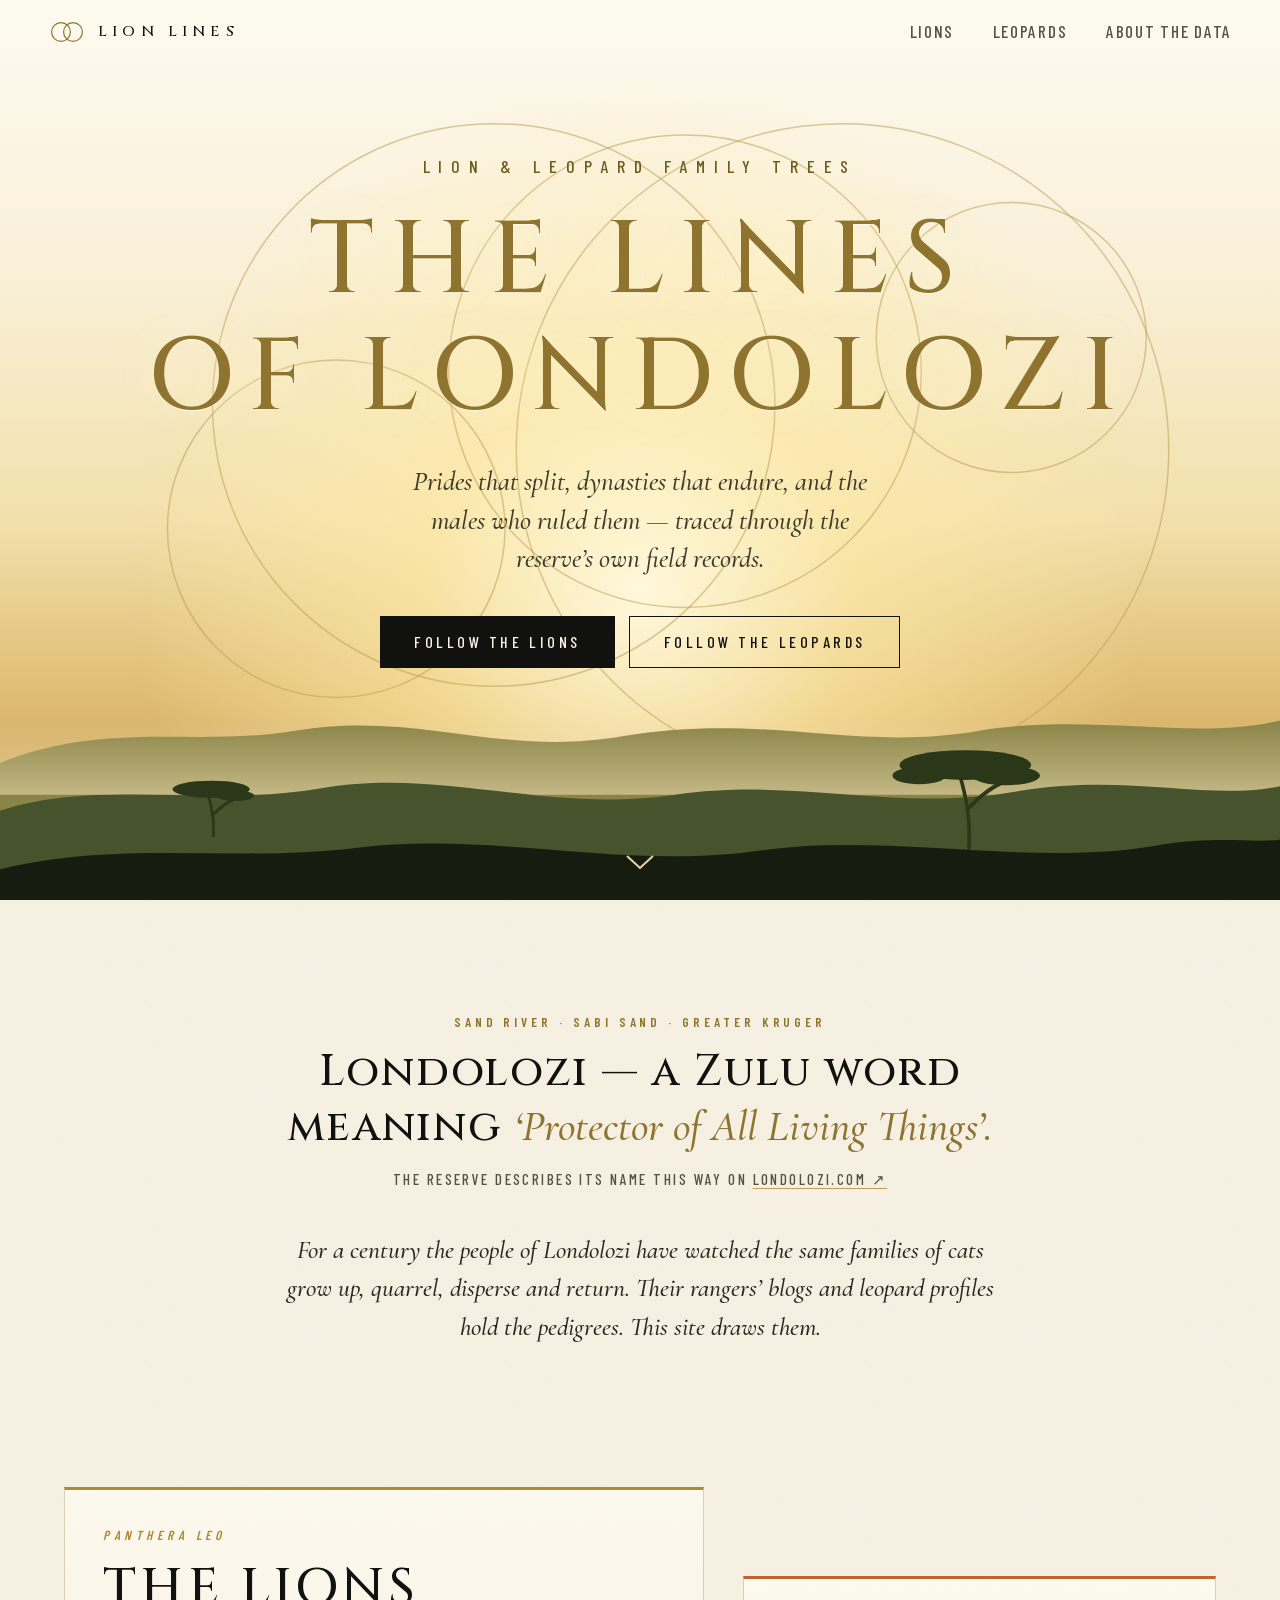
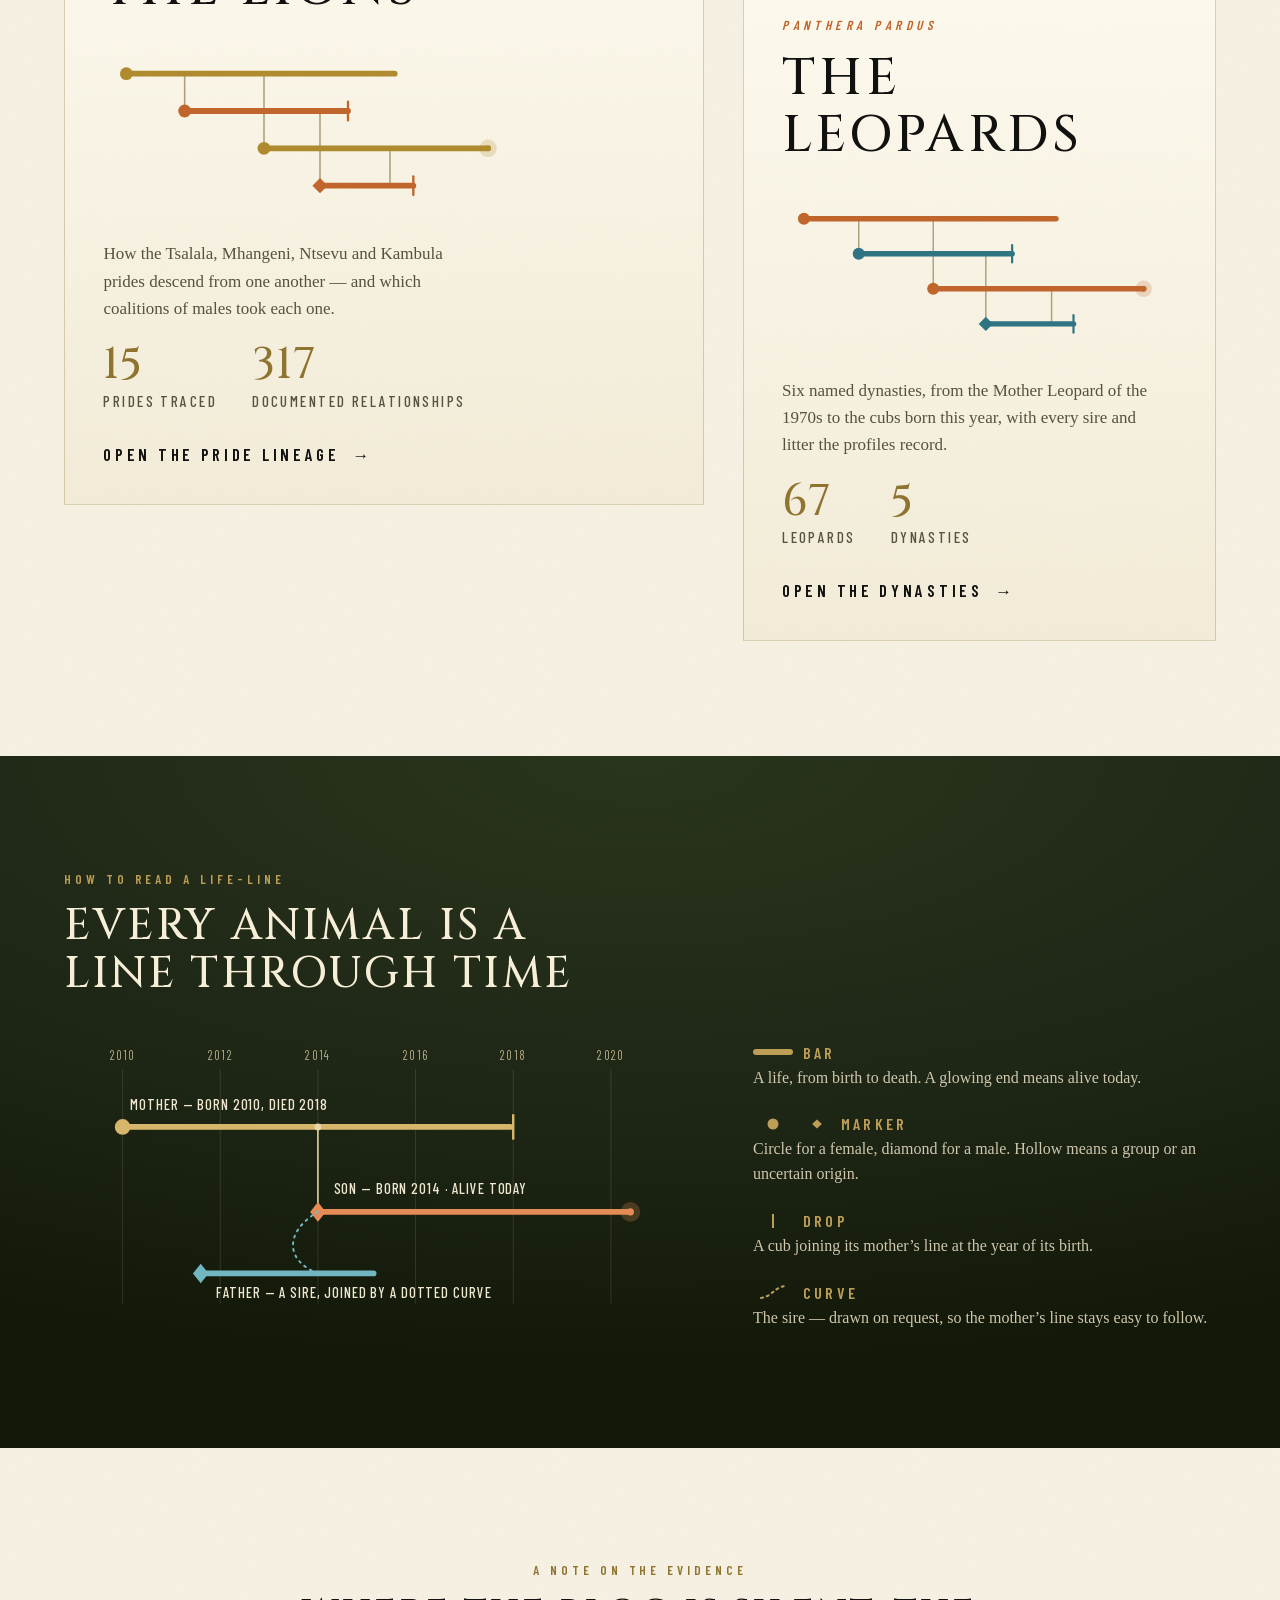
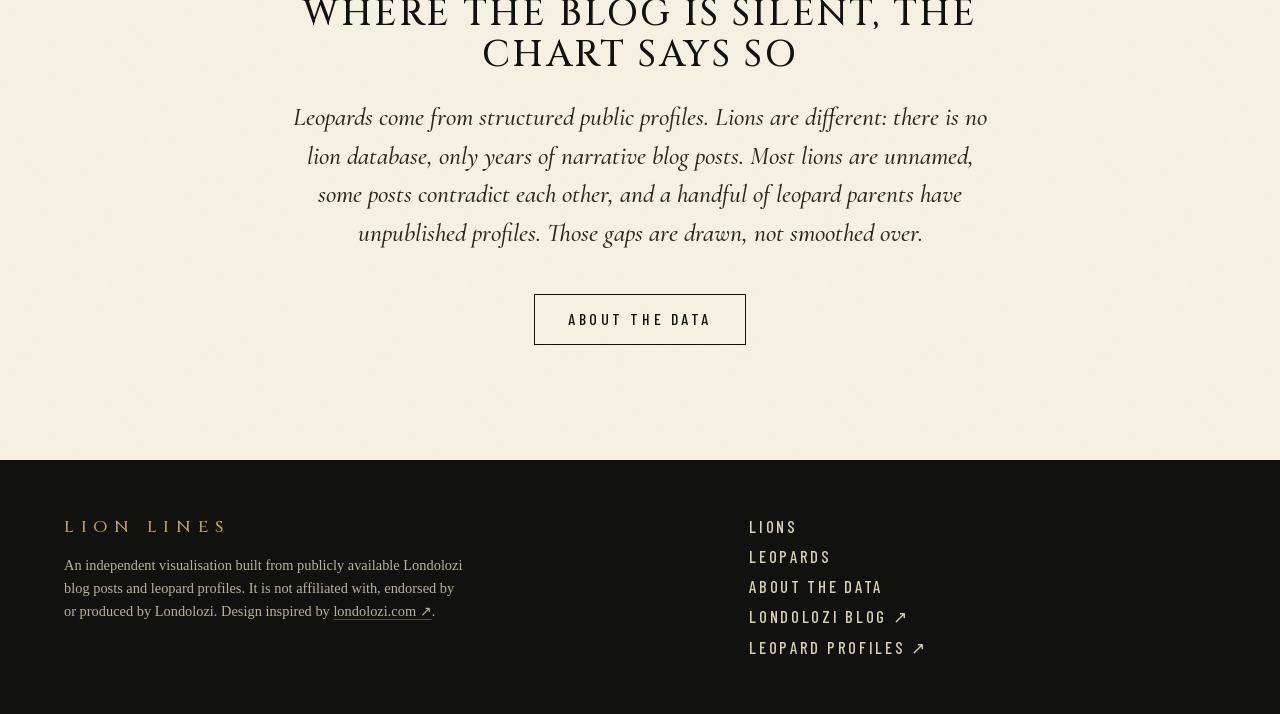
<file: site/index.html>
<!doctype html>
<html lang="en">
<head>
  <meta charset="utf-8">
  <meta name="viewport" content="width=device-width, initial-scale=1, viewport-fit=cover">
  <title>Lion Lines — the family trees of Londolozi’s lions and leopards</title>
  <meta name="description" content="Explore how Londolozi’s lion prides split and descend, and trace six leopard dynasties from mother to cub. An interactive family-tree visualisation built from the reserve’s public blog posts and leopard profiles.">
  <meta name="theme-color" content="#f8f3e6">
  <meta property="og:type" content="website">
  <meta property="og:title" content="Lion Lines — the family trees of Londolozi’s lions and leopards">
  <meta property="og:description" content="Prides that split, dynasties that endure, and the males who ruled them — traced through Londolozi’s field records.">
  <meta name="twitter:card" content="summary">
  <link rel="icon" href="favicon.svg" type="image/svg+xml">
  <link rel="preload" href="fonts/cinzel.woff2" as="font" type="font/woff2" crossorigin>
  <link rel="preload" href="fonts/barlow-condensed-500.woff2" as="font" type="font/woff2" crossorigin>
  <link rel="stylesheet" href="css/fonts.css">
  <link rel="stylesheet" href="css/style.css">
</head>
<body data-view="home">
  <a class="skip" href="#main">Skip to content</a>

  <header class="topbar">
    <a class="brand" href="#/" aria-label="Lion Lines — home">
      <svg viewBox="0 0 44 28" aria-hidden="true"><g fill="none" stroke="currentColor" stroke-width="1.4"><circle cx="15" cy="14" r="11"/><circle cx="29" cy="14" r="11"/></g></svg>
      <span>Lion Lines</span>
    </a>
    <button class="burger" type="button" aria-label="Menu" aria-expanded="false"><i></i><i></i></button>
    <nav aria-label="Primary">
      <a href="#/lions" data-nav="lions">Lions</a>
      <a href="#/leopards" data-nav="leopards">Leopards</a>
      <a href="#/about" data-nav="about">About the data</a>
    </nav>
  </header>

  <main id="main" tabindex="-1" aria-live="polite"></main>

  <div id="scrim" aria-hidden="true"></div>
  <aside id="panel" role="dialog" aria-modal="false" aria-labelledby="panel-title" aria-hidden="true">
    <button class="panel-close" type="button" aria-label="Close details"><svg viewBox="0 0 20 20" aria-hidden="true"><path d="M3 3l14 14M17 3L3 17"/></svg></button>
    <div class="panel-scroll">
      <div class="panel-head"></div>
      <div class="panel-body"></div>
    </div>
  </aside>
  <div id="tip" role="tooltip"></div>

  <noscript><p style="padding:6rem 2rem;font:18px Georgia,serif">Lion Lines draws interactive family trees and needs JavaScript. The underlying data is in the repository’s <code>data/</code> folder.</p></noscript>

  <script src="js/vendor/d3.min.js"></script>
  <script type="module" src="js/app.js"></script>
</body>
</html>
</file>
<file: site/css/fonts.css>
@font-face{font-family:'Barlow Condensed';font-style:normal;font-weight:400;font-display:swap;src:url(../fonts/barlow-condensed-400.woff2) format('woff2');}
@font-face{font-family:'Barlow Condensed';font-style:normal;font-weight:500;font-display:swap;src:url(../fonts/barlow-condensed-500.woff2) format('woff2');}
@font-face{font-family:'Barlow Condensed';font-style:normal;font-weight:600;font-display:swap;src:url(../fonts/barlow-condensed-600.woff2) format('woff2');}
@font-face{font-family:'Cinzel';font-style:normal;font-weight:400 600;font-display:swap;src:url(../fonts/cinzel.woff2) format('woff2');}
@font-face{font-family:'Cormorant Garamond';font-style:italic;font-weight:400 500;font-display:swap;src:url(../fonts/cormorant-garamond-italic.woff2) format('woff2');}
@font-face{font-family:'Cormorant Garamond';font-style:normal;font-weight:500;font-display:swap;src:url(../fonts/cormorant-garamond-500.woff2) format('woff2');}
</file>
<file: site/css/style.css>
/* Lion Lines — design system
   Reference: londolozi.com — warm cream and gold haze, Trajan-style spaced capitals (Cinzel),
   DIN-condensed uppercase labels (Barlow Condensed), Georgia body, near-black #111.
   Deviation: Londolozi's grey/gold nav text is too faint on cream, so active/accent text uses
   the deeper gold #8f7430 (4.5:1+) and keeps #bd9e57 for lines, borders and fills. */

:root {
  --ink: #111210;
  --ink-2: #1c1e18;
  --bush: #1d2515;
  --bush-2: #2a351d;
  --paper: #f8f3e6;
  --paper-2: #f0e8d3;
  --paper-3: #e5dabb;
  --gold: #bd9e57;
  --gold-deep: #8f7430;
  --gold-ink: #6f5a22;
  --gold-soft: #e7d7a8;
  --grey: #808285;
  --text: #2a281f;
  --text-2: #55523f;
  --rule: rgba(143, 116, 48, 0.3);

  --f-display: 'Cinzel', 'Trajan Pro', 'Cormorant Garamond', Georgia, serif;
  --f-label: 'Barlow Condensed', 'DIN Condensed', 'Arial Narrow', sans-serif;
  --f-body: Georgia, 'Iowan Old Style', ui-serif, 'Times New Roman', serif;
  --f-accent: 'Cormorant Garamond', Georgia, serif;

  --top: 64px;
  --panel-w: min(470px, 100vw);
  --ease: cubic-bezier(0.2, 0.7, 0.2, 1);
}

*, *::before, *::after { box-sizing: border-box; }
html { -webkit-text-size-adjust: 100%; scrollbar-color: var(--gold) transparent; scrollbar-width: thin; }
@media (prefers-reduced-motion: no-preference) { html { scroll-behavior: smooth; } }

body {
  margin: 0;
  background-color: var(--paper);
  background-image: url("data:image/svg+xml,%3Csvg xmlns='http://www.w3.org/2000/svg' width='180' height='180'%3E%3Cfilter id='n'%3E%3CfeTurbulence type='fractalNoise' baseFrequency='.85' numOctaves='2' stitchTiles='stitch'/%3E%3CfeColorMatrix values='0 0 0 0 .45 0 0 0 0 .36 0 0 0 0 .18 0 0 0 .08 0'/%3E%3C/filter%3E%3Crect width='100%25' height='100%25' filter='url(%23n)'/%3E%3C/svg%3E");
  color: var(--text);
  font: 17px/1.6 var(--f-body);
  -webkit-font-smoothing: antialiased;
}
body[data-view='viz'] { overflow-x: hidden; }

h1, h2, h3 { font-family: var(--f-display); font-weight: 500; margin: 0; line-height: 1.12; color: var(--ink); }
p { margin: 0 0 1em; }
a { color: inherit; }
button { font: inherit; color: inherit; }
code { font-family: ui-monospace, Menlo, monospace; font-size: 0.88em; background: var(--paper-2); padding: 0.1em 0.4em; }
.sr { position: absolute; width: 1px; height: 1px; overflow: hidden; clip: rect(0 0 0 0); white-space: nowrap; }
.muted { color: var(--grey); }
:focus-visible { outline: 2px solid var(--gold-deep); outline-offset: 3px; }

.skip { position: fixed; left: 12px; top: -60px; z-index: 200; background: var(--ink); color: var(--paper); padding: 10px 16px; font-family: var(--f-label); letter-spacing: 0.14em; text-transform: uppercase; transition: top 0.2s; }
.skip:focus { top: 12px; }

.eyebrow { font: 600 0.82rem/1.2 var(--f-label); letter-spacing: 0.3em; text-transform: uppercase; color: var(--gold-deep); margin: 0 0 0.9rem; }
.lede { font: italic 400 clamp(1.05rem, 1.5vw, 1.25rem)/1.45 var(--f-accent); color: var(--text-2); margin: 0.5rem 0 0; max-width: 64ch; }
.prose-lg { font: italic 500 clamp(1.25rem, 2vw, 1.6rem)/1.5 var(--f-accent); color: var(--text); }
.ext { text-decoration: underline; text-decoration-color: var(--gold); text-underline-offset: 3px; }
.ext:hover { color: var(--gold-deep); }

/* ------------------------------------------------------------------ top bar */
.topbar {
  position: fixed; inset: 0 0 auto 0; z-index: 70; height: var(--top);
  display: flex; align-items: center; justify-content: space-between; gap: 24px;
  padding: 0 clamp(16px, 4vw, 48px);
  color: var(--ink);
  transition: background-color 0.35s, box-shadow 0.35s;
}
.topbar.solid { background: rgba(248, 243, 230, 0.92); backdrop-filter: blur(10px); -webkit-backdrop-filter: blur(10px); box-shadow: 0 1px 0 var(--rule); }
.brand { display: flex; align-items: center; gap: 12px; text-decoration: none; color: var(--gold-deep); }
.brand svg { width: 38px; height: 24px; }
.brand span { font: 500 0.95rem/1 var(--f-display); letter-spacing: 0.34em; text-transform: uppercase; color: var(--ink); }
.topbar nav { display: flex; gap: clamp(18px, 3vw, 40px); }
.topbar nav a { font: 500 1.08rem/1 var(--f-label); letter-spacing: 0.1em; text-transform: uppercase; text-decoration: none; color: var(--text-2); padding: 8px 0; position: relative; }
.topbar nav a::after { content: ''; position: absolute; left: 0; right: 0; bottom: 0; height: 2px; background: var(--gold); transform: scaleX(0); transform-origin: left; transition: transform 0.35s var(--ease); }
.topbar nav a:hover, .topbar nav a.active { color: var(--gold-deep); }
.topbar nav a:hover::after, .topbar nav a.active::after { transform: scaleX(1); }
.burger { display: none; width: 44px; height: 44px; background: none; border: 0; padding: 0; position: relative; cursor: pointer; }
.burger i { position: absolute; left: 11px; right: 11px; height: 2px; background: var(--ink); transition: transform 0.3s, top 0.3s; }
.burger i:first-child { top: 17px; }
.burger i:last-child { top: 25px; }
.menu-open .burger i:first-child { top: 21px; transform: rotate(45deg); }
.menu-open .burger i:last-child { top: 21px; transform: rotate(-45deg); }

@media (max-width: 720px) {
  .burger { display: block; }
  .topbar nav { position: absolute; top: var(--top); left: 0; right: 0; flex-direction: column; gap: 0; background: var(--paper); border-bottom: 1px solid var(--rule); padding: 8px 24px 18px; transform: translateY(-8px); opacity: 0; pointer-events: none; transition: 0.25s; }
  .menu-open nav { transform: none; opacity: 1; pointer-events: auto; }
  .menu-open.topbar, .topbar.menu-open { background: var(--paper); }
  .topbar nav a { padding: 14px 0; font-size: 1.25rem; }
  .brand span { letter-spacing: 0.24em; font-size: 0.85rem; }
}

main { display: block; outline: none; min-height: 100vh; }
main:not(.loading) { animation: fade 0.6s var(--ease); }
main.loading { opacity: 0; }
@keyframes fade { from { opacity: 0; transform: translateY(6px); } to { opacity: 1; transform: none; } }

/* -------------------------------------------------------------- buttons/pages */
.btn {
  display: inline-block; font: 500 1rem/1 var(--f-label); letter-spacing: 0.22em; text-transform: uppercase; text-decoration: none;
  padding: 1.05em 2.1em; background: var(--ink); color: var(--paper); border: 1px solid var(--ink);
  transition: background-color 0.3s, color 0.3s, border-color 0.3s, transform 0.3s var(--ease);
}
.btn:hover { background: var(--gold-deep); border-color: var(--gold-deep); color: #fff; transform: translateY(-2px); }
.btn.ghost { background: transparent; color: var(--ink); border-color: var(--ink); }
.btn.ghost:hover { background: var(--ink); color: var(--paper); border-color: var(--ink); }

.page { max-width: 760px; margin: 0 auto; padding: clamp(56px, 9vw, 120px) 24px; }
.page.wide { max-width: 1200px; }
.page.narrow { max-width: 740px; }

/* --------------------------------------------------------------------- hero */
.hero {
  position: relative; min-height: max(100dvh, 680px); display: grid; place-items: center; overflow: hidden; isolation: isolate; text-align: center;
  background: linear-gradient(180deg, #fdfaf0 0%, #f9f0d8 30%, #f2e0ab 58%, #dfbb72 78%, #b28e48 100%);
}
.sky { position: absolute; inset: 0; z-index: -2; }
.sun {
  position: absolute; left: 50%; top: 66%; width: 130vmin; height: 130vmin; translate: -50% -50%; border-radius: 50%;
  background: radial-gradient(circle, rgba(255, 249, 222, 0.95) 0%, rgba(255, 236, 170, 0.6) 26%, rgba(255, 228, 150, 0) 62%);
  animation: sunrise 3.2s var(--ease) both;
}
@keyframes sunrise { from { translate: -50% -34%; opacity: 0; } to { translate: -50% -50%; opacity: 1; } }

.rings { position: absolute; inset: 0; width: 100%; height: 100%; z-index: -1; }
.rings circle { stroke: var(--gold); stroke-width: 1.3; stroke-opacity: 0.55; stroke-dasharray: 1; stroke-dashoffset: 1; animation: draw 3.4s var(--ease) forwards; }
.rings circle:nth-child(2) { animation-delay: 0.25s; }
.rings circle:nth-child(3) { animation-delay: 0.5s; }
.rings circle:nth-child(4) { animation-delay: 0.75s; }
.rings circle:nth-child(5) { animation-delay: 1s; }
@keyframes draw { to { stroke-dashoffset: 0; } }

.hero-inner { padding: calc(var(--top) + 24px) 24px 18vh; max-width: 1100px; }
.kicker { font: 500 clamp(0.95rem, 1.4vw, 1.15rem)/1 var(--f-label); letter-spacing: 0.5em; text-transform: uppercase; color: var(--gold-ink); margin: 0 0 2rem; animation: up 1.1s 0.5s var(--ease) both; }
.hero h1 { display: grid; gap: 0.1em; font-size: clamp(2.5rem, 8vw, 6.6rem); line-height: 1.04; color: var(--gold-deep); text-transform: uppercase; font-weight: 500; text-shadow: 0 1px 0 rgba(255, 255, 255, 0.6), 0 0 38px rgba(255, 244, 205, 0.9); }
.hero h1 span { animation: track 2.2s 0.2s var(--ease) both; }
.hero h1 span:nth-child(2) { animation-delay: 0.45s; }
@keyframes track { from { letter-spacing: 0.55em; opacity: 0; } 55% { opacity: 1; } to { letter-spacing: 0.14em; opacity: 1; } }
.hero h1 { letter-spacing: 0.14em; }
.hero .sub { font: italic 500 clamp(1.2rem, 2.3vw, 1.7rem)/1.4 var(--f-accent); color: #3f3a2a; max-width: 38ch; margin: 2rem auto 2.4rem; animation: up 1.2s 1s var(--ease) both; }
.cta { display: flex; flex-wrap: wrap; gap: 14px; justify-content: center; animation: up 1.2s 1.25s var(--ease) both; }
@keyframes up { from { opacity: 0; transform: translateY(18px); } to { opacity: 1; transform: none; } }

.bush { position: absolute; left: 0; bottom: -1px; width: 100%; height: clamp(170px, 27vw, 340px); z-index: 1; pointer-events: none; }
.bush .far { fill: #8a8447; }
.bush .mid { fill: #46532c; }
.bush .near { fill: #161d10; }
.bush .acacia path { fill: none; stroke: #2a3719; stroke-width: 4; stroke-linecap: round; }
.bush .acacia ellipse { fill: #2a3719; }
.bush .acacia.small path { stroke-width: 5; }
.scroll-cue { position: absolute; left: 50%; bottom: 20px; translate: -50% 0; z-index: 3; width: 52px; height: 36px; display: grid; place-items: center; animation: bob 2.6s ease-in-out infinite; }
.scroll-cue svg { width: 30px; fill: none; stroke: var(--gold-soft); stroke-width: 2; }
@keyframes bob { 50% { transform: translateY(7px); } }

/* ------------------------------------------------------------------- intro */
.intro { text-align: center; }
.bigquote { margin: 0 0 2.6rem; }
.bigquote p { font: 500 clamp(1.7rem, 4vw, 2.7rem)/1.25 var(--f-display); letter-spacing: 0.04em; color: var(--ink); margin: 0 0 1rem; }
.bigquote em { font-family: var(--f-accent); font-style: italic; font-weight: 500; letter-spacing: 0; color: var(--gold-deep); }
.bigquote footer { font: 500 0.95rem var(--f-label); letter-spacing: 0.16em; text-transform: uppercase; color: var(--text-2); }

/* ------------------------------------------------------------------- doors */
.doors { display: grid; grid-template-columns: 1.15fr 0.85fr; gap: clamp(20px, 3vw, 44px); padding-top: 0; align-items: start; }
.door {
  --c1: #b08a2e; display: flex; flex-direction: column; gap: 1rem; text-decoration: none; padding: clamp(24px, 3vw, 44px);
  background: linear-gradient(180deg, rgba(255, 252, 242, 0.7), rgba(240, 232, 211, 0.7)); border: 1px solid var(--rule); border-top: 3px solid var(--c1);
  transition: transform 0.5s var(--ease), box-shadow 0.5s var(--ease), border-color 0.5s;
}
.door.leopards { --c1: #c0662d; margin-top: clamp(0px, 7vw, 96px); }
.door:hover, .door:focus-visible { transform: translateY(-6px); box-shadow: 0 28px 50px -26px rgba(70, 50, 10, 0.45); border-color: var(--gold); }
.door .eyebrow { font-style: italic; letter-spacing: 0.34em; margin: 0; color: var(--c1); }
.door h2 { font-size: clamp(2rem, 4vw, 3.2rem); letter-spacing: 0.08em; text-transform: uppercase; }
.door p { color: var(--text-2); max-width: 44ch; margin: 0; }
.sample { width: 100%; max-width: 420px; height: auto; margin: 0.5rem 0; }
.sample g { --c: var(--c1); }
.sample .b { stroke: var(--c); stroke-width: 5; fill: none; stroke-dasharray: 400; stroke-dashoffset: 0; }
.sample circle:not(.halo) { fill: var(--c); }
.sample .diamond { fill: var(--c); }
.sample .t { stroke: var(--c); stroke-width: 2; fill: none; }
.sample .drop { stroke: var(--gold-ink); stroke-width: 1.3; fill: none; opacity: 0.55; }
.sample .halo { fill: var(--c); opacity: 0.22; }
.door:hover .sample .b { animation: sweep 1.2s var(--ease); }
@keyframes sweep { from { stroke-dashoffset: 400; } to { stroke-dashoffset: 0; } }
.stats { list-style: none; display: flex; gap: 2.2rem; padding: 0; margin: 0.4rem 0; }
.stats li { font: 500 0.95rem/1.3 var(--f-label); letter-spacing: 0.16em; text-transform: uppercase; color: var(--text-2); }
.stats b { display: block; font: 500 clamp(2rem, 3.4vw, 2.8rem)/1 var(--f-display); letter-spacing: 0.02em; color: var(--gold-deep); margin-bottom: 4px; font-variant-numeric: tabular-nums; }
.go { margin-top: auto; padding-top: 0.6rem; font: 600 1.05rem var(--f-label); letter-spacing: 0.22em; text-transform: uppercase; color: var(--ink); }
.go i { display: inline-block; font-style: normal; transition: transform 0.4s var(--ease); margin-left: 6px; }
.door:hover .go i { transform: translateX(8px); }

@media (max-width: 860px) {
  .doors { grid-template-columns: 1fr; }
  .door.leopards { margin-top: 0; }
}

/* ------------------------------------------------------------------ how-to */
.howto { background: radial-gradient(120% 90% at 50% 0%, var(--bush-2), var(--bush) 60%, #121808); color: #e8e1cc; }
.howto .page { padding-block: clamp(64px, 9vw, 130px); }
.howto h2 { color: #f6eed6; font-size: clamp(1.7rem, 3.4vw, 2.7rem); letter-spacing: 0.06em; text-transform: uppercase; margin-bottom: 2.6rem; max-width: 22ch; }
.howto .eyebrow { color: var(--gold); }
.howto-grid { display: grid; grid-template-columns: 1.35fr 1fr; gap: clamp(28px, 5vw, 72px); align-items: center; }
.diagram { width: 100%; height: auto; overflow: visible; }
.diagram .grid line { stroke: rgba(231, 215, 168, 0.14); }
.diagram .grid text { fill: #b3a982; font: 13px var(--f-label); letter-spacing: 0.1em; text-anchor: middle; }
.diagram .note { fill: #efe7cf; font: 500 15px var(--f-label); letter-spacing: 0.06em; text-transform: uppercase; }
.diagram .mom rect { fill: #d6b66a; } .diagram .mom circle { fill: #d6b66a; } .diagram .tick { stroke: #d6b66a; stroke-width: 2.5; }
.diagram .cub rect, .diagram .cub path { fill: #e58b55; } .diagram .cub .live { fill: #e58b55; opacity: 0.25; }
.diagram .cub circle:not(.live) { fill: #e58b55; }
.diagram .sire rect, .diagram .sire path:not(.curve) { fill: #72b6c2; }
.diagram .drop { stroke: var(--gold-soft); stroke-width: 1.6; fill: none; }
.diagram .junction { fill: var(--gold-soft); }
.diagram .curve { stroke: #72b6c2; stroke-width: 2; fill: none; stroke-dasharray: 2 5; stroke-linecap: round; }
.legend-list { margin: 0; display: grid; gap: 1.5rem; }
.legend-list div { display: grid; gap: 4px; }
.legend-list dt { display: flex; align-items: center; gap: 10px; font: 600 1rem var(--f-label); letter-spacing: 0.2em; text-transform: uppercase; color: var(--gold); }
.legend-list dt svg { height: 14px; width: 40px; fill: var(--gold); flex: none; }
.legend-list dt svg + svg { width: 28px; }
.legend-list dt svg .s { stroke: var(--gold); stroke-width: 2; fill: none; }
.legend-list dt svg .dashed { stroke-dasharray: 2 4; stroke-linecap: round; }
.legend-list dd { margin: 0; color: #cfc7ae; font-size: 1rem; line-height: 1.55; }
@media (max-width: 860px) { .howto-grid { grid-template-columns: 1fr; } }

.datanote { text-align: center; }
.datanote h2 { font-size: clamp(1.6rem, 3vw, 2.3rem); letter-spacing: 0.06em; text-transform: uppercase; margin-bottom: 1.4rem; }
.datanote .btn { margin-top: 1rem; }

.site-foot { background: var(--ink); color: #b9b29a; }
.foot-grid { display: grid; grid-template-columns: 1.4fr 1fr; gap: 32px; padding-block: 56px; }
.wordmark { font: 500 1.05rem var(--f-display); letter-spacing: 0.4em; text-transform: uppercase; color: var(--gold); margin-bottom: 1rem; }
.site-foot .small { font-size: 0.9rem; line-height: 1.6; max-width: 56ch; }
.site-foot nav { display: grid; gap: 10px; align-content: start; justify-items: start; }
.site-foot nav a { font: 500 1.05rem var(--f-label); letter-spacing: 0.16em; text-transform: uppercase; text-decoration: none; color: #d8d0b6; }
.site-foot nav a:hover { color: var(--gold); }
.site-foot .ext { text-decoration-color: #5d5438; }
@media (max-width: 720px) { .foot-grid { grid-template-columns: 1fr; } }

/* ====================================================================== viz */
body[data-view='viz'] main { height: 100dvh; min-height: 0; padding-top: var(--top); }
.viz-view {
  height: 100%; display: grid; grid-template-rows: auto auto auto minmax(0, 1fr); min-height: 0;
  transition: padding-right 0.45s var(--ease);
}
@media (min-width: 761px) { body.panel-open .viz-view { padding-right: var(--panel-w); } }

.viz-head { display: flex; justify-content: space-between; align-items: flex-end; gap: 24px; padding: 18px clamp(16px, 3vw, 40px) 12px; }
.viz-title .eyebrow { margin-bottom: 0.4rem; }
.viz-title h1 { font-size: clamp(1.3rem, 2.4vw, 2.1rem); letter-spacing: 0.07em; text-transform: uppercase; }
.viz-title .lede { margin-top: 0.4rem; font-size: clamp(1rem, 1.3vw, 1.15rem); }
.tabs { display: flex; gap: 6px; flex: none; }
.tab { font: 500 1.05rem/1 var(--f-label); letter-spacing: 0.16em; text-transform: uppercase; text-decoration: none; color: var(--text-2); padding: 12px 18px; border: 1px solid var(--rule); transition: 0.25s; }
.tab:hover { color: var(--gold-deep); border-color: var(--gold); }
.tab.active { background: var(--ink); color: var(--paper); border-color: var(--ink); }

.viz-tools { display: flex; flex-wrap: wrap; align-items: center; gap: 10px 16px; padding: 10px clamp(16px, 3vw, 40px); border-top: 1px solid var(--rule); }
.search { position: relative; display: flex; align-items: center; flex: 0 1 380px; min-width: 220px; }
.search svg { position: absolute; left: 12px; width: 17px; height: 17px; fill: none; stroke: var(--gold-deep); stroke-width: 1.8; pointer-events: none; }
.search input { width: 100%; height: 40px; padding: 0 78px 0 38px; background: rgba(255, 252, 242, 0.75); border: 1px solid var(--rule); border-radius: 20px; font: 15px var(--f-body); color: var(--text); }
.search input::placeholder { color: #8b8672; font-style: italic; }
.search input:focus { outline: none; border-color: var(--gold-deep); box-shadow: 0 0 0 3px rgba(189, 158, 87, 0.28); }
.search .count { position: absolute; right: 14px; font: 600 0.82rem var(--f-label); letter-spacing: 0.14em; text-transform: uppercase; color: var(--gold-deep); }
.search .count.none { color: #9a3b2c; }

.seg { display: inline-flex; border: 1px solid var(--rule); }
.seg button { font: 500 0.98rem/1 var(--f-label); letter-spacing: 0.16em; text-transform: uppercase; padding: 12px 16px; background: transparent; border: 0; cursor: pointer; color: var(--text-2); transition: 0.2s; }
.seg button + button { border-left: 1px solid var(--rule); }
.seg button[aria-pressed='true'] { background: var(--ink); color: var(--paper); }
.seg button:hover:not([aria-pressed='true']) { color: var(--gold-deep); }

.toggle { display: inline-flex; align-items: center; gap: 10px; cursor: pointer; font: 500 0.98rem/1 var(--f-label); letter-spacing: 0.16em; text-transform: uppercase; color: var(--text-2); user-select: none; }
.toggle input { position: absolute; opacity: 0; }
.toggle .track { width: 38px; height: 20px; border-radius: 10px; background: var(--paper-3); position: relative; transition: background 0.25s; flex: none; }
.toggle .track::after { content: ''; position: absolute; top: 3px; left: 3px; width: 14px; height: 14px; border-radius: 50%; background: #fff; box-shadow: 0 1px 2px rgba(0, 0, 0, 0.3); transition: transform 0.25s var(--ease); }
.toggle input:checked + .track { background: var(--gold-deep); }
.toggle input:checked + .track::after { transform: translateX(18px); }
.toggle input:focus-visible + .track { outline: 2px solid var(--gold-deep); outline-offset: 3px; }

.select select { height: 40px; padding: 0 34px 0 14px; border: 1px solid var(--rule); background: rgba(255, 252, 242, 0.75) url("data:image/svg+xml,%3Csvg xmlns='http://www.w3.org/2000/svg' width='12' height='8'%3E%3Cpath d='M1 1l5 5 5-5' fill='none' stroke='%238f7430' stroke-width='1.6'/%3E%3C/svg%3E") no-repeat right 12px center; -webkit-appearance: none; appearance: none; font: 500 1rem var(--f-label); letter-spacing: 0.1em; text-transform: uppercase; color: var(--text); max-width: 100%; }

.zoom { margin-left: auto; display: inline-flex; border: 1px solid var(--rule); }
.zoom button { min-width: 44px; height: 40px; background: transparent; border: 0; cursor: pointer; font: 500 1.05rem var(--f-label); letter-spacing: 0.1em; text-transform: uppercase; }
.zoom button + button { border-left: 1px solid var(--rule); }
.zoom button:hover { background: var(--ink); color: var(--paper); }

.viz-legend { display: flex; flex-wrap: wrap; align-items: center; gap: 8px 28px; padding: 8px clamp(16px, 3vw, 40px) 12px; }
.swatches { display: flex; flex-wrap: wrap; gap: 6px 8px; list-style: none; padding: 0; margin: 0; }
.swatch { display: inline-flex; align-items: center; gap: 8px; font: 500 0.95rem/1 var(--f-label); letter-spacing: 0.12em; text-transform: uppercase; color: var(--text-2); background: transparent; border: 1px solid transparent; padding: 8px 12px 8px 10px; }
button.swatch { cursor: pointer; border-color: var(--rule); transition: 0.2s; }
button.swatch:hover { border-color: var(--c); color: var(--ink); }
button.swatch[aria-pressed='true'] { background: var(--c); border-color: var(--c); color: #fff; }
button.swatch[aria-pressed='true'] i { background: #fff; }
.swatch i { width: 11px; height: 11px; border-radius: 50%; background: var(--c); flex: none; }
.swatches.static .swatch { padding-inline: 4px 10px; }

.key { display: flex; flex-wrap: wrap; gap: 6px 18px; list-style: none; margin: 0; padding: 0; }
.key li { display: inline-flex; align-items: center; gap: 7px; font: 500 0.9rem/1 var(--f-label); letter-spacing: 0.12em; text-transform: uppercase; color: var(--text-2); }
.key svg { width: 22px; height: 14px; fill: var(--gold-ink); stroke: none; }
.key .live { fill: var(--gold-ink); opacity: 0.25; }
.key .tick { stroke: var(--gold-ink); stroke-width: 2; fill: none; }
.key .ghost, .key .hollowk { fill: var(--paper); stroke: var(--gold-ink); stroke-width: 1.5; stroke-dasharray: 2.5 2; }
.key .ev-t { fill: var(--ink); } .key .ev-m { fill: var(--paper); stroke: var(--ink); stroke-width: 1.5; }
.key rect { fill: var(--ink); }

/* ---- the chart */
.chart { position: relative; min-height: 0; border-top: 1px solid var(--rule); background: linear-gradient(180deg, rgba(255, 252, 242, 0.45), rgba(240, 232, 211, 0.35)); overflow: hidden; }
.lin-scroll { position: absolute; inset: 0; overflow: auto; cursor: grab; overscroll-behavior: contain; scrollbar-color: var(--gold) transparent; scrollbar-width: thin; outline: none; }
.lin-scroll.dragging { cursor: grabbing; user-select: none; }
.lin-scroll::-webkit-scrollbar { width: 10px; height: 10px; }
.lin-scroll::-webkit-scrollbar-thumb { background: var(--gold); border: 2px solid var(--paper); border-radius: 6px; }
.lin-axis { position: sticky; top: 0; z-index: 4; display: block; background: #f7f1e1; }
.lin-chart { display: block; }

.lin-axis text { font: 500 13px var(--f-label); letter-spacing: 0.1em; fill: var(--text-2); }
.lin-axis .now-label { fill: var(--gold-deep); font-size: 11px; letter-spacing: 0.24em; font-weight: 600; }
.lin-axis line { stroke: var(--gold); }
.lin-axis .axis-rule { stroke: var(--rule); }

.band-bg.even { fill: rgba(189, 158, 87, 0.07); }
.band-bg.odd { fill: transparent; }
.band-label { font: 600 12.5px var(--f-label); letter-spacing: 0.2em; text-transform: uppercase; fill: var(--gold-deep); white-space: pre; }
.grid .yr.major { stroke: rgba(143, 116, 48, 0.17); }
.grid .yr.minor { stroke: rgba(143, 116, 48, 0.07); }
.grid .now { stroke: var(--gold-deep); stroke-dasharray: 2 6; stroke-linecap: round; opacity: 0.7; }

.link { transition: opacity 0.2s; }
.link path { fill: none; stroke: var(--gold-ink); stroke-width: 1.4; opacity: 0.55; }
.link circle { fill: var(--gold-ink); opacity: 0.65; }
.link.s { opacity: 0; pointer-events: none; }
.link.s path { stroke: #4f7f89; stroke-width: 1.7; stroke-dasharray: 1.5 5; stroke-linecap: round; opacity: 0.9; }
.link.s circle { fill: #4f7f89; }
.link.breakaway path { stroke-width: 2.2; opacity: 0.75; }
.show-sec .link.s { opacity: 0.75; }
.focusing .link { opacity: 0.06; }
.focusing .link.in { opacity: 1; }
.focusing .link.in path { stroke-width: 2.2; opacity: 1; }
.lin-chart .link.off { opacity: 0 !important; }

.node { cursor: pointer; outline: none; transition: opacity 0.2s; }
.node .hit { fill: transparent; stroke: transparent; }
.node .bar { opacity: 0.92; }
.node .bar.unknown { opacity: 0.38; }
.node .end-tick { stroke: var(--c); stroke-width: 2.4; fill: none; stroke-linecap: round; }
.node .live { fill: var(--c); opacity: 0.2; transform-box: fill-box; transform-origin: center; animation: pulse 3.4s ease-in-out infinite; }
.node .live-dot { fill: var(--c); }
@keyframes pulse { 50% { transform: scale(1.5); opacity: 0.06; } }
.node .mark { stroke-width: 1.6; }
.node .mark.hollow, .node.approx .mark { fill: var(--paper); }
.node.approx .mark { stroke-dasharray: 2.5 2; }
.node .ghost-mark { fill: var(--paper); stroke: var(--grey); stroke-dasharray: 2.5 2.5; stroke-width: 1.5; }
.node .lbl { font: 500 14.5px var(--f-label); fill: var(--text); paint-order: stroke; stroke: var(--paper); stroke-width: 4.5px; stroke-linejoin: round; pointer-events: none; }
.node .lbl .name { font-weight: 600; letter-spacing: 0.07em; text-transform: uppercase; }
.node .lbl .sub { fill: var(--text-2); letter-spacing: 0.08em; font-weight: 500; }
.node.ghost .lbl .name { fill: var(--grey); font-weight: 500; }
.node:hover .mark, .node:focus-visible .mark { stroke-width: 2.8; }
.node:focus-visible .hit { fill: rgba(189, 158, 87, 0.14); stroke: var(--gold-deep); stroke-width: 1.5; }
.node.sel .hit { fill: rgba(189, 158, 87, 0.17); }
.node.sel .mark { stroke-width: 3.4; }
.node.sel .lbl .name { fill: var(--gold-ink); }
.event path { fill: var(--ink); stroke: var(--paper); stroke-width: 1.6; }
.event.mated path { fill: var(--paper); stroke: var(--ink); stroke-width: 1.6; }
.event-label { font: 500 12px var(--f-label); letter-spacing: 0.06em; fill: var(--text-2); text-anchor: start; paint-order: stroke; stroke: var(--paper); stroke-width: 4px; stroke-linejoin: round; text-transform: uppercase; }
.focusing .node { opacity: 0.2; }
.focusing .node.in { opacity: 1; }
.searching .node { opacity: 0.18; }
.searching .node.match, .searching.focusing .node.in { opacity: 1; }
.lin-chart .node.off { opacity: 0.07 !important; pointer-events: none; }
.node.match .lbl .name { fill: var(--gold-ink); }

/* ------------------------------------------------------------------ panel */
#scrim { position: fixed; inset: 0; z-index: 55; background: rgba(17, 18, 16, 0.5); opacity: 0; pointer-events: none; transition: opacity 0.3s; }
#panel {
  position: fixed; top: var(--top); right: 0; bottom: 0; z-index: 60; width: var(--panel-w); background: var(--ink); color: #e5ddc6;
  border-top: 3px solid var(--accent, var(--gold)); transform: translateX(105%); visibility: hidden;
  transition: transform 0.5s var(--ease), visibility 0s 0.5s; box-shadow: -30px 0 60px -20px rgba(0, 0, 0, 0.35);
}
#panel.open { transform: none; visibility: visible; transition: transform 0.5s var(--ease), visibility 0s; }
.panel-scroll { height: 100%; overflow: auto; padding: 30px 30px 80px; overscroll-behavior: contain; scrollbar-color: #5a5030 transparent; scrollbar-width: thin; }
.panel-close { position: absolute; top: 12px; right: 12px; z-index: 2; width: 42px; height: 42px; background: transparent; border: 1px solid #3b3827; cursor: pointer; display: grid; place-items: center; }
.panel-close svg { width: 16px; fill: none; stroke: #e5ddc6; stroke-width: 1.6; }
.panel-close:hover { background: var(--gold); border-color: var(--gold); } .panel-close:hover svg { stroke: var(--ink); }
.panel-close:focus-visible { outline-color: var(--gold); }
.panel-head { padding-right: 44px; margin-bottom: 1.4rem; }
.panel-head .eyebrow { color: var(--gold-soft); display: flex; align-items: center; gap: 10px; margin-bottom: 0.8rem; }
.panel-head .eyebrow::before { content: ''; width: 10px; height: 10px; border-radius: 50%; background: var(--accent, var(--gold)); box-shadow: 0 0 0 2px var(--ink), 0 0 0 3px var(--accent, var(--gold)); flex: none; }
#panel-title { font-size: clamp(1.6rem, 3vw, 2.1rem); letter-spacing: 0.07em; text-transform: uppercase; color: #f6eed6; outline: none; }
.panel-sub { font: italic 500 1.22rem/1.3 var(--f-accent); color: #bfb69a; margin: 0.5rem 0 0; }
.panel-body { font-size: 15.5px; }
.panel-body a { color: var(--gold-soft); }
.facts { display: flex; flex-wrap: wrap; gap: 8px; margin-bottom: 1.2rem; }
.pill { font: 600 0.88rem/1 var(--f-label); letter-spacing: 0.16em; text-transform: uppercase; padding: 8px 12px; border: 1px solid #4b4730; color: #dcd3b8; }
.pill.live { border-color: #8fb25a; color: #c8e592; }
.pill.dyn { border-left: 4px solid var(--c); }
.pill.warn { border-color: #b8794a; color: #efb78a; }
.kvs { margin: 0 0 0.6rem; display: grid; gap: 14px; }
.kv { display: grid; grid-template-columns: 120px 1fr; gap: 12px; align-items: baseline; }
.kv dt { font: 600 0.82rem/1.3 var(--f-label); letter-spacing: 0.18em; text-transform: uppercase; color: #a39a7c; }
.kv dd { margin: 0; color: #e9e2cd; line-height: 1.5; }
.chip { display: inline-block; margin: 0 6px 6px 0; padding: 6px 11px 5px; font: 500 0.98rem/1.2 var(--f-label); letter-spacing: 0.08em; text-transform: uppercase; background: transparent; color: #eadfc0; border: 1px solid #54492b; cursor: pointer; transition: 0.2s; text-align: left; }
button.chip:hover, button.chip:focus-visible { background: var(--gold); border-color: var(--gold); color: var(--ink); }
.chip-static { border-style: dashed; color: #a39a7c; cursor: default; }
.psec { margin-top: 2rem; }
.psec h3 { display: flex; align-items: center; gap: 14px; font: 600 0.86rem/1 var(--f-label); letter-spacing: 0.26em; text-transform: uppercase; color: var(--gold); margin-bottom: 1rem; }
.psec h3::after { content: ''; flex: 1; height: 1px; background: #3b3827; }
.prose p { line-height: 1.7; color: #d9d1ba; margin-bottom: 0.9em; }
.note { margin: 1rem 0; padding: 12px 16px; border-left: 2px solid var(--gold); background: rgba(189, 158, 87, 0.08); color: #e0d8bf; font-size: 15px; }
.note.lead { font: italic 500 1.2rem/1.45 var(--f-accent); border-color: var(--accent, var(--gold)); }
.note b { color: var(--gold-soft); font-weight: 600; }
.litters, .timeline, .srcs { list-style: none; padding: 0; margin: 0; display: grid; gap: 10px; }
.litters li, .timeline li { padding-left: 16px; position: relative; line-height: 1.5; color: #d9d1ba; }
.litters li::before, .timeline li::before { content: ''; position: absolute; left: 0; top: 0.62em; width: 6px; height: 6px; background: var(--gold); transform: rotate(45deg); }
.litters b, .timeline b { color: #f0e6c8; font-family: var(--f-label); letter-spacing: 0.08em; font-size: 1.05em; }
.timeline.rich li { font-size: 14.5px; }
.members { color: #c9c0a4; line-height: 1.7; font-size: 14.5px; }
.evs { list-style: none; padding: 0; margin: 0; display: grid; gap: 18px; }
.ev { display: grid; gap: 6px; }
.ev-rel { font: 500 1rem/1.3 var(--f-label); letter-spacing: 0.08em; text-transform: uppercase; color: #efe6c9; }
.ev-rel em { font-style: normal; color: var(--gold); }
.ev blockquote { margin: 0; padding-left: 14px; border-left: 2px solid #4b4730; font: italic 400 1.12rem/1.4 var(--f-accent); color: #cfc6ab; }
.ev-meta { font: 500 0.88rem var(--f-label); letter-spacing: 0.12em; text-transform: uppercase; color: #968d72; }
details { margin-top: 14px; }
summary { cursor: pointer; font: 600 0.9rem var(--f-label); letter-spacing: 0.2em; text-transform: uppercase; color: var(--gold); padding: 6px 0; }
details .evs { margin-top: 14px; }
.source { margin-top: 2rem; font: 500 1rem var(--f-label); letter-spacing: 0.1em; text-transform: uppercase; }
.srcs li { word-break: break-all; font-size: 13.5px; }

@media (max-width: 760px) {
  body.panel-open #scrim { opacity: 1; pointer-events: auto; }
  #panel { top: auto; height: 78dvh; width: 100%; border-radius: 18px 18px 0 0; transform: translateY(105%); }
  #panel.open { transform: none; }
  .kv { grid-template-columns: 1fr; gap: 4px; }
  .viz-head { flex-direction: column; align-items: flex-start; }
  body[data-view='viz'] main { height: auto; min-height: 100dvh; }
  .viz-view { height: auto; display: block; }
  .chart { height: 68dvh; }
  .zoom { margin-left: 0; }
  .search { flex: 1 1 100%; }
}

/* ------------------------------------------------------------------ tooltip */
#tip { position: fixed; top: 0; left: 0; z-index: 120; pointer-events: none; opacity: 0; transition: opacity 0.15s; background: var(--ink); color: var(--paper); padding: 11px 15px 12px; max-width: 280px; border-top: 2px solid var(--gold); box-shadow: 0 14px 30px -10px rgba(0, 0, 0, 0.45); }
#tip.on { opacity: 1; }
#tip strong { display: block; font: 500 0.95rem/1.25 var(--f-display); letter-spacing: 0.08em; text-transform: uppercase; margin-bottom: 4px; color: #f6eed6; }
#tip span { display: block; font: 500 0.95rem/1.35 var(--f-label); letter-spacing: 0.06em; color: #c5bc9f; text-transform: uppercase; }

/* -------------------------------------------------------------------- about */
.about h1 { font-size: clamp(1.9rem, 4.4vw, 3.1rem); letter-spacing: 0.06em; text-transform: uppercase; margin-bottom: 1.6rem; }
.about { padding-top: calc(var(--top) + 56px); }
.about section { margin-top: 3.4rem; }
.about h2 { font-size: 1.35rem; letter-spacing: 0.12em; text-transform: uppercase; margin-bottom: 1rem; padding-bottom: 0.7rem; border-bottom: 1px solid var(--rule); }
.about p, .about li { font-size: 1.04rem; line-height: 1.72; }
.about ul { padding-left: 1.2rem; }
.about li { margin-bottom: 0.6em; }
.about li::marker { color: var(--gold); }
.oq { border: 1px solid var(--rule); background: rgba(255, 252, 242, 0.6); padding: 4px 18px; margin-top: 10px; }
.oq summary { color: var(--ink); display: flex; justify-content: space-between; gap: 12px; padding: 12px 0; font-size: 1.02rem; }
.oq .count { color: var(--gold-deep); }
.oq ol { padding-left: 1.3rem; margin: 6px 0 16px; }
.oq li { font-size: 0.95rem; line-height: 1.6; color: var(--text-2); }
.sources { list-style: none; padding: 0; display: grid; gap: 18px; }
.sources li { margin: 0; }
.src-title { margin: 0; font-weight: 600; } .src-meta { margin: 0; font: 500 0.9rem var(--f-label); letter-spacing: 0.12em; text-transform: uppercase; color: var(--grey); } .src-note { margin: 4px 0 0; font-size: 0.95rem; color: var(--text-2); }
.about pre { background: var(--ink); color: var(--gold-soft); padding: 16px 18px; overflow: auto; } .about pre code { background: none; padding: 0; }
.fine { margin-top: 4rem; padding-top: 1.4rem; border-top: 1px solid var(--rule); font-size: 0.9rem !important; color: var(--text-2); }

@media (prefers-reduced-motion: reduce) {
  *, *::before, *::after { animation-duration: 0.001ms !important; animation-delay: 0ms !important; animation-iteration-count: 1 !important; transition-duration: 0.001ms !important; }
  .rings circle { stroke-dashoffset: 0; }
}
</file>
